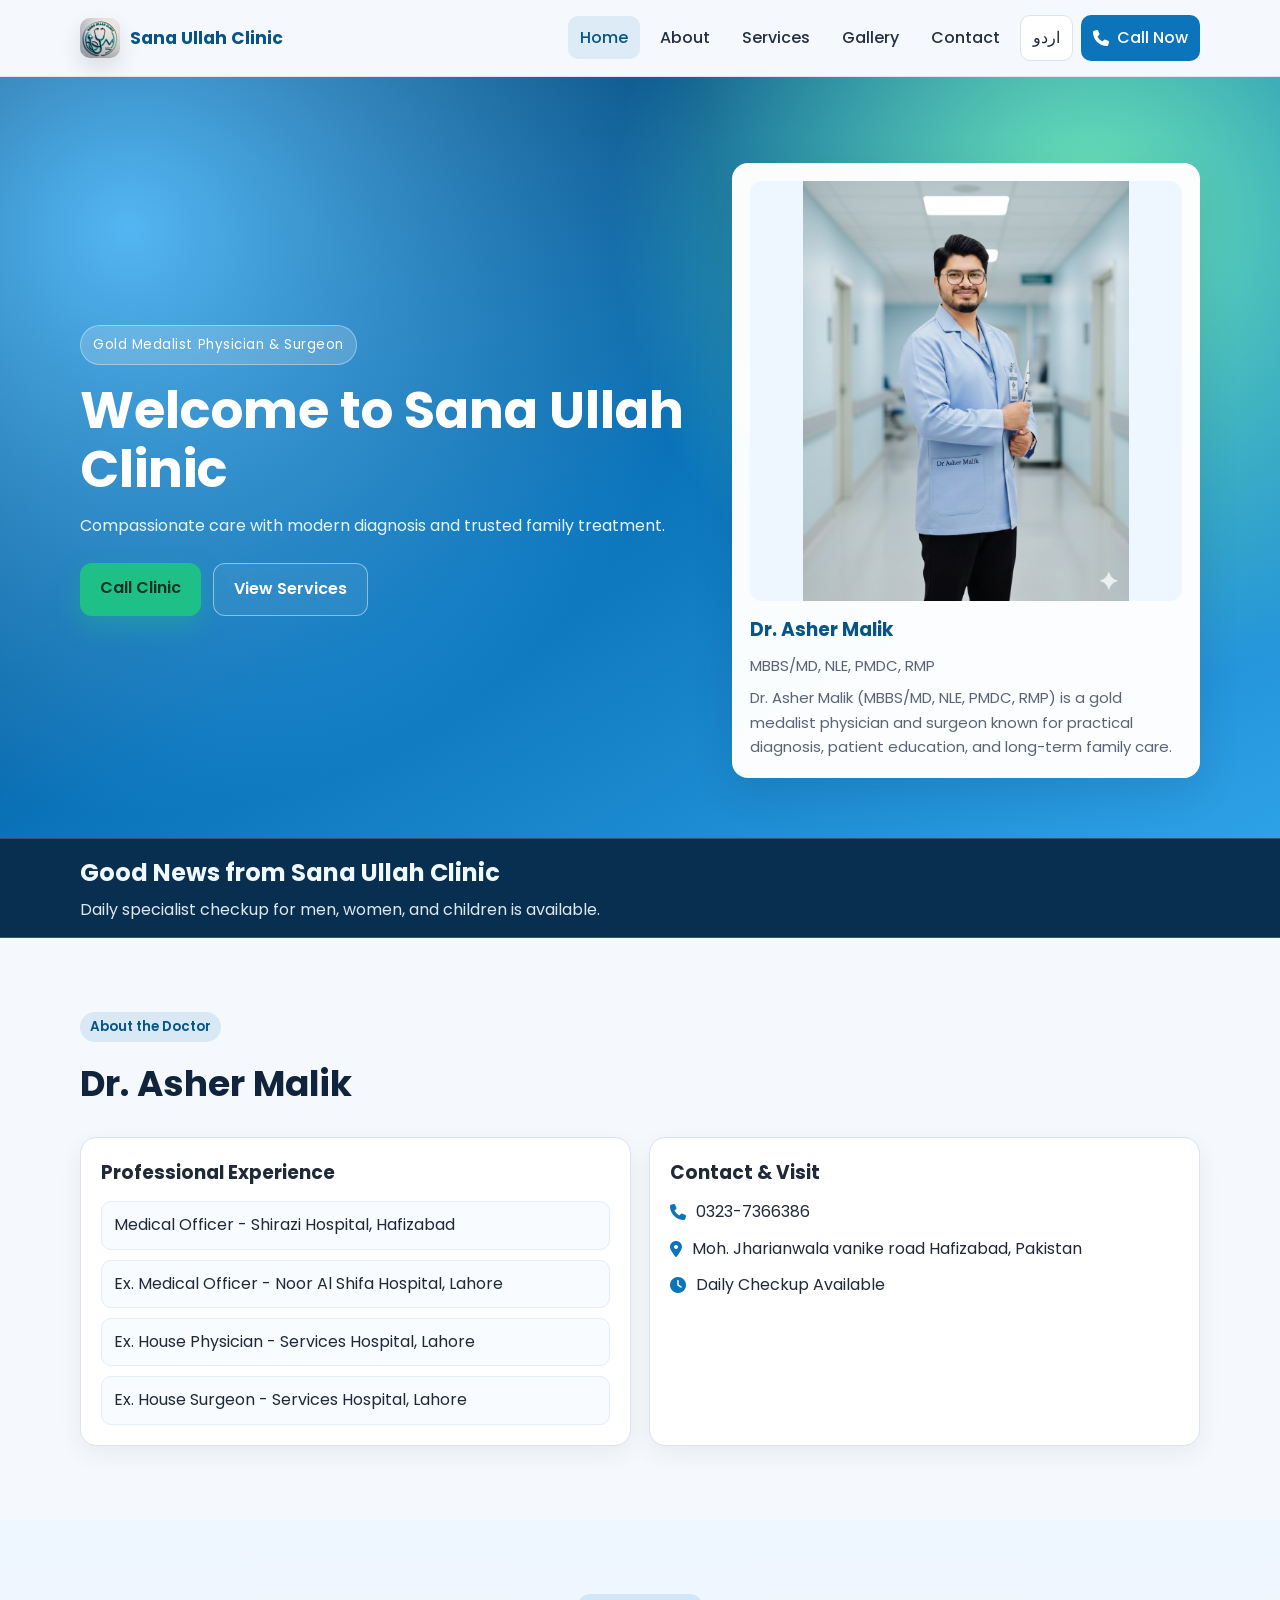
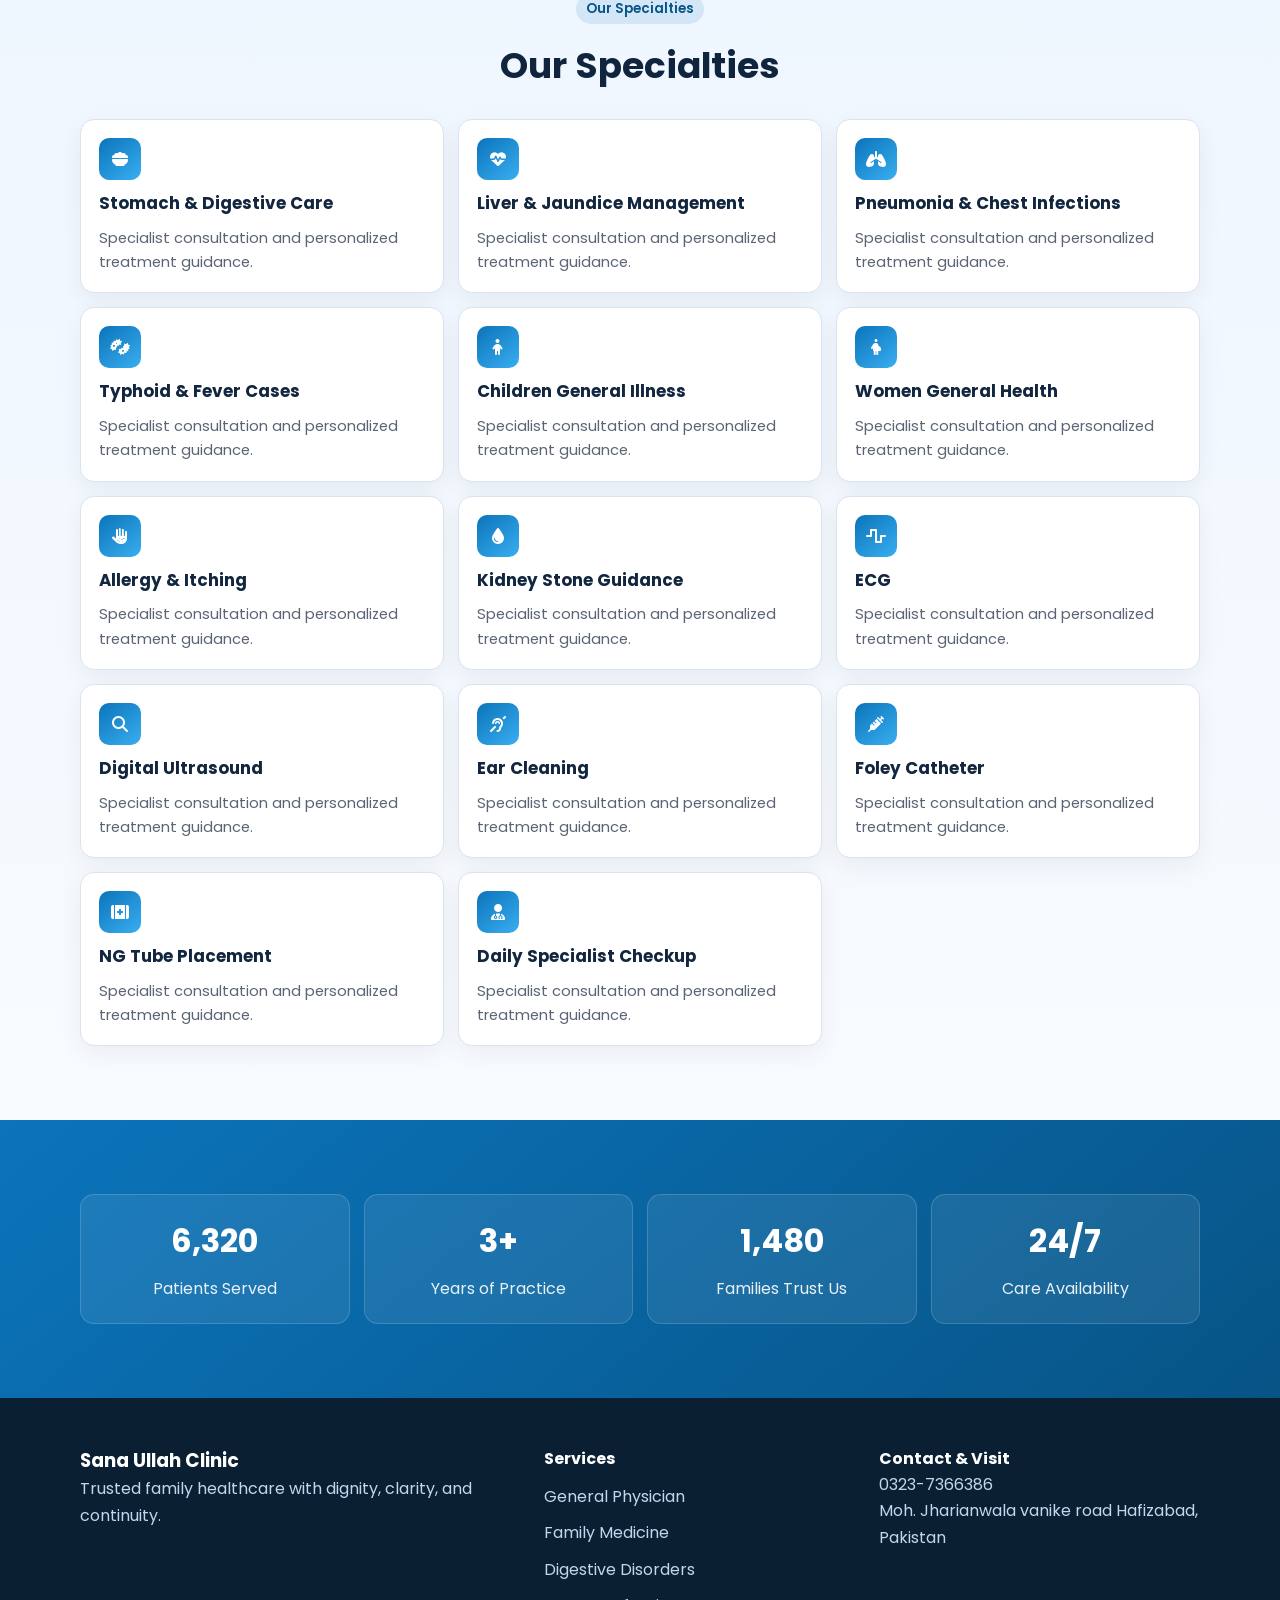
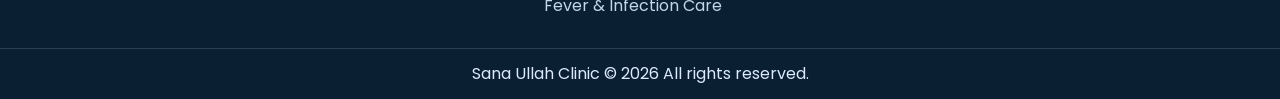
<file: index.html>
<!DOCTYPE html>
<html lang="en" dir="ltr">
<head>
  <meta charset="UTF-8">
  <meta name="viewport" content="width=device-width, initial-scale=1.0">
  <meta name="description" content="Sana Ullah Clinic provides daily specialist checkups for families in Hafizabad.">
  <title>Sana Ullah Clinic | Home</title>
  <link rel="preconnect" href="https://fonts.googleapis.com">
  <link rel="preconnect" href="https://fonts.gstatic.com" crossorigin>
  <link href="https://fonts.googleapis.com/css2?family=Noto+Nastaliq+Urdu:wght@500;600;700&family=Poppins:wght@300;400;500;600;700&display=swap" rel="stylesheet">
  <link rel="stylesheet" href="https://cdnjs.cloudflare.com/ajax/libs/font-awesome/6.7.2/css/all.min.css">
  <link rel="stylesheet" href="style.css">
</head>
<body data-page="index">
  <div class="page-transition" aria-hidden="true"></div>

  <header class="navbar-wrap">
    <nav class="navbar container" aria-label="Main Navigation">
      <a href="index.html" class="logo">
        <img src="assets/logo.jpg" alt="Sana Ullah Clinic logo" loading="eager" decoding="async">
        <span data-clinic-name>Sana Ullah Clinic</span>
      </a>

      <button class="menu-toggle" type="button" aria-label="Open menu" aria-expanded="false">
        <i class="fa-solid fa-bars"></i>
      </button>

      <ul class="nav-links">
        <li><a href="index.html" data-nav="index" data-i18n="navHome">Home</a></li>
        <li><a href="about.html" data-nav="about" data-i18n="navAbout">About</a></li>
        <li><a href="services.html" data-nav="services" data-i18n="navServices">Services</a></li>
        <li><a href="gallery.html" data-nav="gallery" data-i18n="navGallery">Gallery</a></li>
        <li><a href="contact.html" data-nav="contact" data-i18n="navContact">Contact</a></li>
        <li>
          <button class="lang-toggle" type="button" aria-label="Toggle language">اردو | EN</button>
        </li>
        <li>
          <a class="btn-nav call-link" href="tel:+923237366386">
            <i class="fa-solid fa-phone"></i>
            <span data-i18n="navCall">Call Now</span>
          </a>
        </li>
      </ul>
    </nav>
  </header>

  <main>
    <section class="hero">
      <div class="hero-bg" aria-hidden="true"></div>
      <div class="container hero-grid">
        <div class="hero-copy reveal">
          <span class="badge" data-i18n="heroBadge">Gold Medalist Physician & Surgeon</span>
          <h1 data-i18n="heroTitle">Welcome to Sana Ullah Clinic</h1>
          <p data-i18n="heroSubtitle">Compassionate care with modern diagnosis and trusted family treatment.</p>
          <div class="hero-actions">
            <a href="tel:+923237366386" class="btn btn-primary call-link" data-i18n="heroPrimaryCta">Call Clinic</a>
            <a href="services.html" class="btn btn-outline" data-i18n="heroSecondaryCta">View Services</a>
          </div>
        </div>
        <div class="hero-card reveal">
          <img src="assets/asher.png" alt="Dr. Asher Malik" loading="lazy">
          <h3 data-clinic-doctor>Dr. Asher Malik</h3>
          <p>MBBS/MD, NLE, PMDC, RMP</p>
          <p data-i18n="doctorBio">Dr. Asher Malik (MBBS/MD, NLE, PMDC, RMP) is a gold medalist physician and surgeon known for practical diagnosis, patient education, and long-term family care.</p>
        </div>
      </div>
    </section>

    <section class="announcement">
      <div class="container announcement-row">
        <h2 data-i18n="announceTitle">Good News from Sana Ullah Clinic</h2>
        <p data-i18n="announceText">Daily specialist checkup for men, women, and children is available.</p>
      </div>
    </section>

    <section class="section container reveal">
      <div class="section-head">
        <span class="section-kicker" data-i18n="sectionAbout">About the Doctor</span>
        <h2 data-clinic-doctor>Dr. Asher Malik</h2>
      </div>

      <div class="about-split">
        <article class="panel">
          <h3 data-i18n="experienceTitle">Professional Experience</h3>
          <ul class="clean-list">
            <li data-i18n="exp1">Ex. Medical Officer - Almeer Shirazi Hospital, Hafizabad</li>
            <li data-i18n="exp2">Ex. Medical Officer - Noor Al Shifa Hospital, Lahore</li>
            <li data-i18n="exp3">Ex. House Physician - Service Hospital, Lahore</li>
            <li data-i18n="exp4">Ex. House Surgeon - Service Hospital, Lahore</li>
          </ul>
        </article>

        <aside class="panel contact-mini">
          <h3 data-i18n="sectionContact">Contact & Visit</h3>
          <p><i class="fa-solid fa-phone"></i> <a class="call-link" href="tel:+923237366386" data-clinic-phone>0323-7366386</a></p>
          <p><i class="fa-solid fa-location-dot"></i> <a data-clinic-map data-clinic-address>Moh. Jharianwala vanike road Hafizabad, Pakistan</a></p>
          <p><i class="fa-solid fa-clock"></i> <span data-i18n="contactCardHoursValue">Daily Checkup Available</span></p>
        </aside>
      </div>
    </section>

    <section class="section section-alt reveal">
      <div class="container">
        <div class="section-head center">
          <span class="section-kicker" data-i18n="sectionServices">Our Specialties</span>
          <h2 data-i18n="sectionServices">Our Specialties</h2>
        </div>
        <div id="servicesGrid" class="card-grid stagger-parent"></div>
      </div>
    </section>

    <section class="section stats reveal">
      <div class="container stats-grid">
        <div class="stat-card">
          <h3 class="stat-number" data-target="25257">0</h3>
          <p data-i18n="statsPatients">Patients Served</p>
        </div>
        <div class="stat-card">
          <h3 class="stat-number" data-target="3" data-suffix="+">0</h3>
          <p data-i18n="statsYears">Years of Practice</p>
        </div>
        <div class="stat-card">
          <h3 class="stat-number" data-target="5878">0</h3>
          <p data-i18n="statsFamilies">Families Trust Us</p>
        </div>
        <div class="stat-card">
          <h3>24/7</h3>
          <p data-i18n="statsAvailability">Care Availability</p>
        </div>
      </div>
    </section>
  </main>

  <footer class="footer">
    <div class="container footer-grid">
      <div>
        <h3 data-clinic-name>Sana Ullah Clinic</h3>
        <p data-i18n="footerTagline">Trusted family healthcare with dignity, clarity, and continuity.</p>
      </div>
      <div>
        <h4 data-i18n="navServices">Services</h4>
        <ul class="clean-list small">
          <li>General Physician</li>
          <li>Family Medicine</li>
          <li>Digestive Disorders</li>
          <li>Fever & Infection Care</li>
        </ul>
      </div>
      <div>
        <h4 data-i18n="sectionContact">Contact & Visit</h4>
        <p><a class="call-link" href="tel:+923237366386" data-clinic-phone>0323-7366386</a></p>
        <p><a data-clinic-map data-clinic-address>Moh. Jharianwala vanike road Hafizabad, Pakistan</a></p>
      </div>
    </div>
    <div class="footer-bottom">
      <p>
        <span data-clinic-name>Sana Ullah Clinic</span> © <span id="currentYear"></span>
        <span data-i18n="footerRights">All rights reserved.</span>
      </p>
    </div>
  </footer>

  <button id="backToTop" class="back-to-top" aria-label="Back to top">
    <i class="fa-solid fa-chevron-up"></i>
  </button>

  <script src="content.js"></script>
  <script src="script.js"></script>
</body>
</html>
</file>
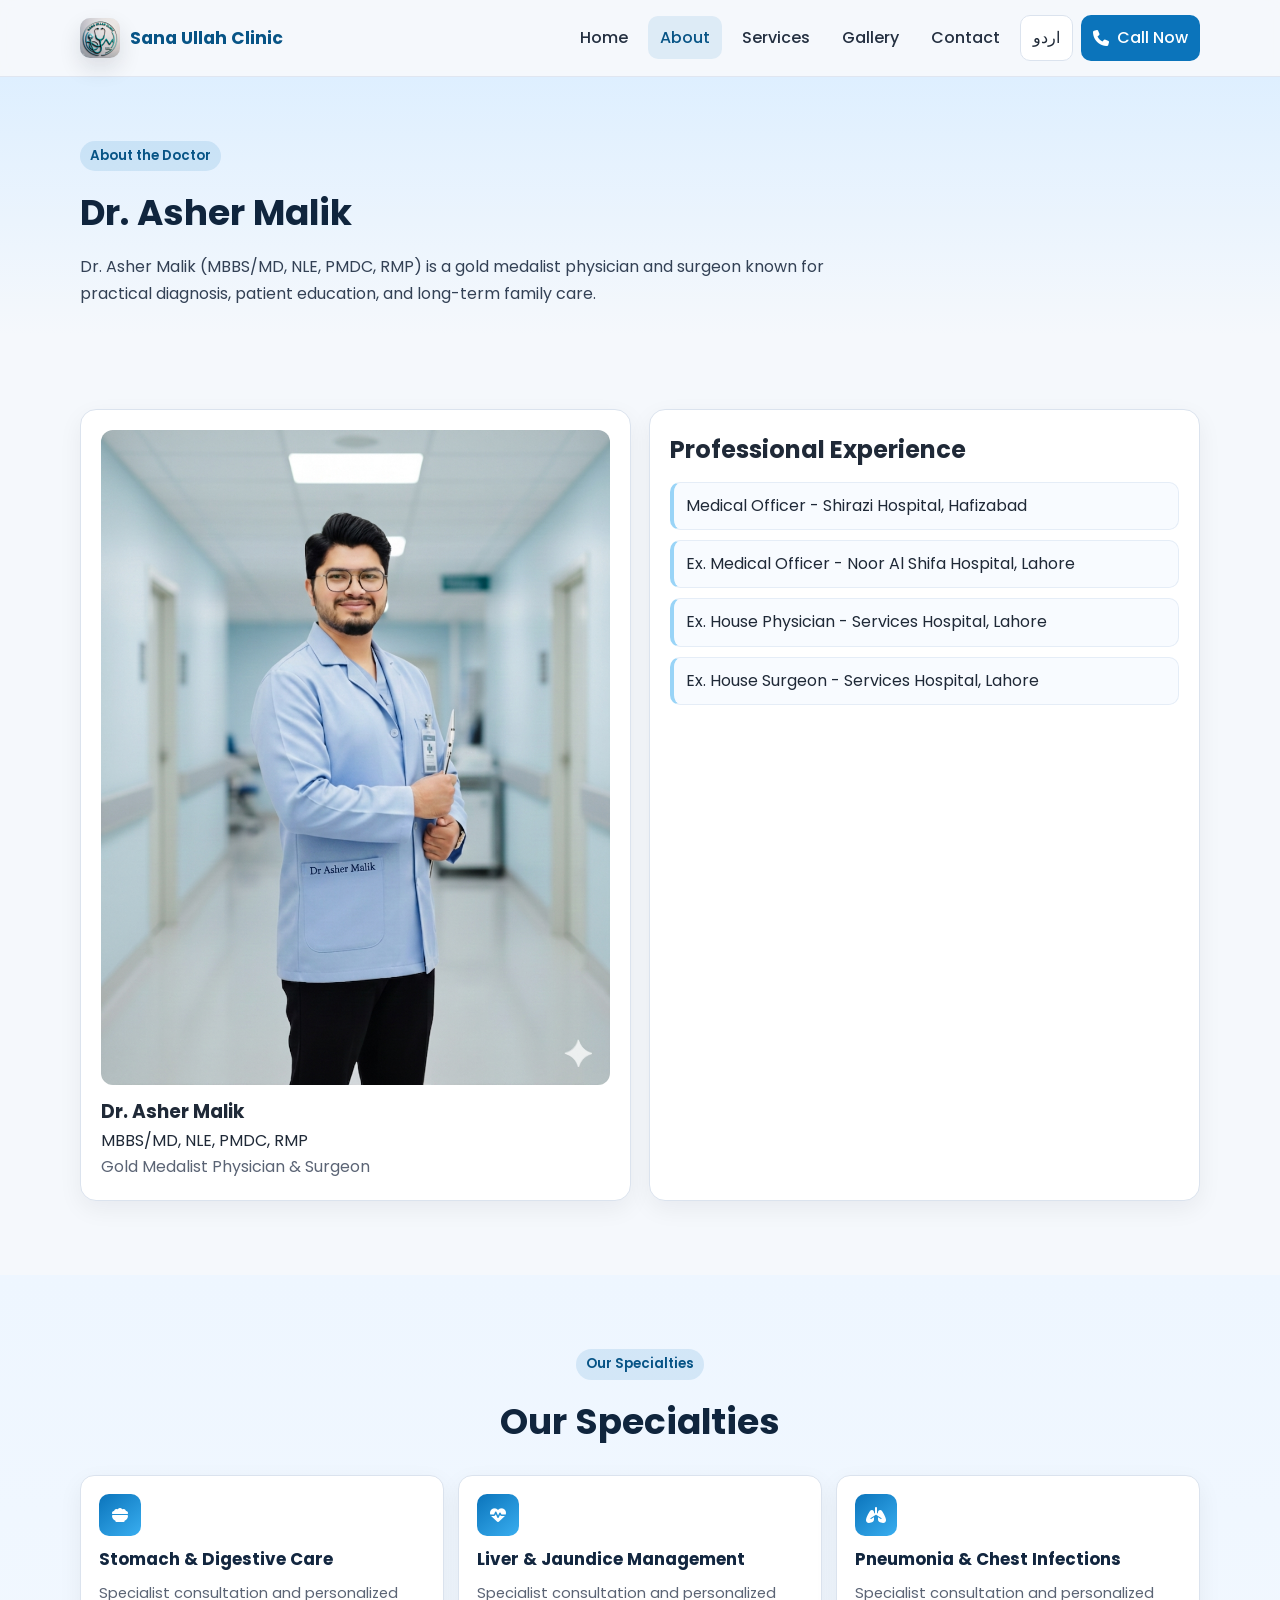
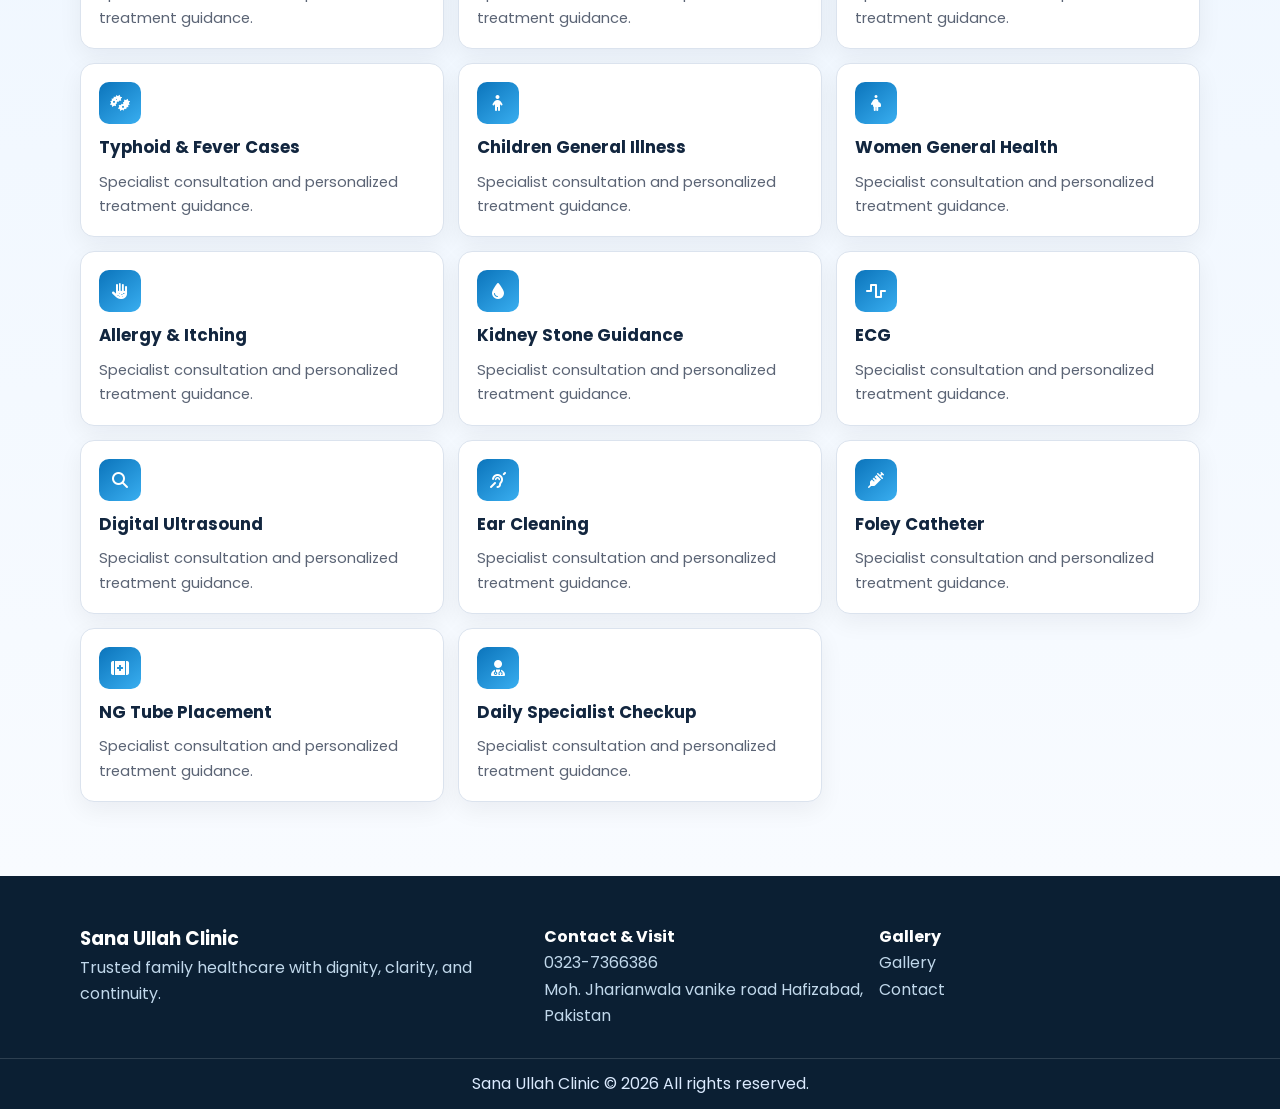
<file: about.html>
<!DOCTYPE html>
<html lang="en" dir="ltr">
<head>
  <meta charset="UTF-8">
  <meta name="viewport" content="width=device-width, initial-scale=1.0">
  <meta name="description" content="About Dr. Asher Malik and Sana Ullah Clinic professional profile.">
  <title>Sana Ullah Clinic | About</title>
  <link rel="preconnect" href="https://fonts.googleapis.com">
  <link rel="preconnect" href="https://fonts.gstatic.com" crossorigin>
  <link href="https://fonts.googleapis.com/css2?family=Noto+Nastaliq+Urdu:wght@500;600;700&family=Poppins:wght@300;400;500;600;700&display=swap" rel="stylesheet">
  <link rel="stylesheet" href="https://cdnjs.cloudflare.com/ajax/libs/font-awesome/6.7.2/css/all.min.css">
  <link rel="stylesheet" href="style.css">
</head>
<body data-page="about">
  <div class="page-transition" aria-hidden="true"></div>
  <header class="navbar-wrap">
    <nav class="navbar container" aria-label="Main Navigation">
      <a href="index.html" class="logo"><img src="assets/logo.jpg" alt="Sana Ullah Clinic logo" loading="eager" decoding="async"><span data-clinic-name>Sana Ullah Clinic</span></a>
      <button class="menu-toggle" type="button" aria-label="Open menu" aria-expanded="false"><i class="fa-solid fa-bars"></i></button>
      <ul class="nav-links">
        <li><a href="index.html" data-nav="index" data-i18n="navHome">Home</a></li>
        <li><a href="about.html" data-nav="about" data-i18n="navAbout">About</a></li>
        <li><a href="services.html" data-nav="services" data-i18n="navServices">Services</a></li>
        <li><a href="gallery.html" data-nav="gallery" data-i18n="navGallery">Gallery</a></li>
        <li><a href="contact.html" data-nav="contact" data-i18n="navContact">Contact</a></li>
        <li><button class="lang-toggle" type="button" aria-label="Toggle language">اردو | EN</button></li>
        <li><a class="btn-nav call-link" href="tel:+923237366386"><i class="fa-solid fa-phone"></i><span data-i18n="navCall">Call Now</span></a></li>
      </ul>
    </nav>
  </header>

  <main>
    <section class="sub-hero">
      <div class="container reveal">
        <span class="section-kicker" data-i18n="sectionAbout">About the Doctor</span>
        <h1 data-clinic-doctor>Dr. Asher Malik</h1>
        <p data-i18n="doctorBio">Dr. Asher Malik (MBBS/MD, NLE, PMDC, RMP) is a gold medalist physician and surgeon known for practical diagnosis, patient education, and long-term family care.</p>
      </div>
    </section>

    <section class="section container reveal">
      <div class="about-split about-full">
        <figure class="panel profile-panel">
          <img src="assets/asher.png" alt="Dr. Asher Malik" loading="lazy">
          <figcaption>
            <h3 data-clinic-doctor>Dr. Asher Malik</h3>
            <p>MBBS/MD, NLE, PMDC, RMP</p>
            <p class="muted" data-i18n="heroBadge">Gold Medalist Physician & Surgeon</p>
          </figcaption>
        </figure>
        <article class="panel">
          <h2 data-i18n="experienceTitle">Professional Experience</h2>
          <ul class="clean-list timeline">
            <li data-i18n="exp1">Ex. Medical Officer - Almeer Shirazi Hospital, Hafizabad</li>
            <li data-i18n="exp2">Ex. Medical Officer - Noor Al Shifa Hospital, Lahore</li>
            <li data-i18n="exp3">Ex. House Physician - Service Hospital, Lahore</li>
            <li data-i18n="exp4">Ex. House Surgeon - Service Hospital, Lahore</li>
          </ul>
        </article>
      </div>
    </section>

    <section class="section section-alt reveal">
      <div class="container">
        <div class="section-head center">
          <span class="section-kicker" data-i18n="sectionServices">Our Specialties</span>
          <h2 data-i18n="sectionServices">Our Specialties</h2>
        </div>
        <div id="servicesGrid" class="card-grid stagger-parent"></div>
      </div>
    </section>
  </main>

  <footer class="footer">
    <div class="container footer-grid">
      <div>
        <h3 data-clinic-name>Sana Ullah Clinic</h3>
        <p data-i18n="footerTagline">Trusted family healthcare with dignity, clarity, and continuity.</p>
      </div>
      <div>
        <h4 data-i18n="sectionContact">Contact & Visit</h4>
        <p><a class="call-link" href="tel:+923237366386" data-clinic-phone>0323-7366386</a></p>
        <p><a data-clinic-map data-clinic-address>Moh. Jharianwala vanike road Hafizabad, Pakistan</a></p>
      </div>
      <div>
        <h4 data-i18n="navGallery">Gallery</h4>
        <p><a href="gallery.html" data-i18n="navGallery">Gallery</a></p>
        <p><a href="contact.html" data-i18n="navContact">Contact</a></p>
      </div>
    </div>
    <div class="footer-bottom">
      <p><span data-clinic-name>Sana Ullah Clinic</span> © <span id="currentYear"></span> <span data-i18n="footerRights">All rights reserved.</span></p>
    </div>
  </footer>

  <button id="backToTop" class="back-to-top" aria-label="Back to top"><i class="fa-solid fa-chevron-up"></i></button>

  <script src="content.js"></script>
  <script src="script.js"></script>
</body>
</html>
</file>
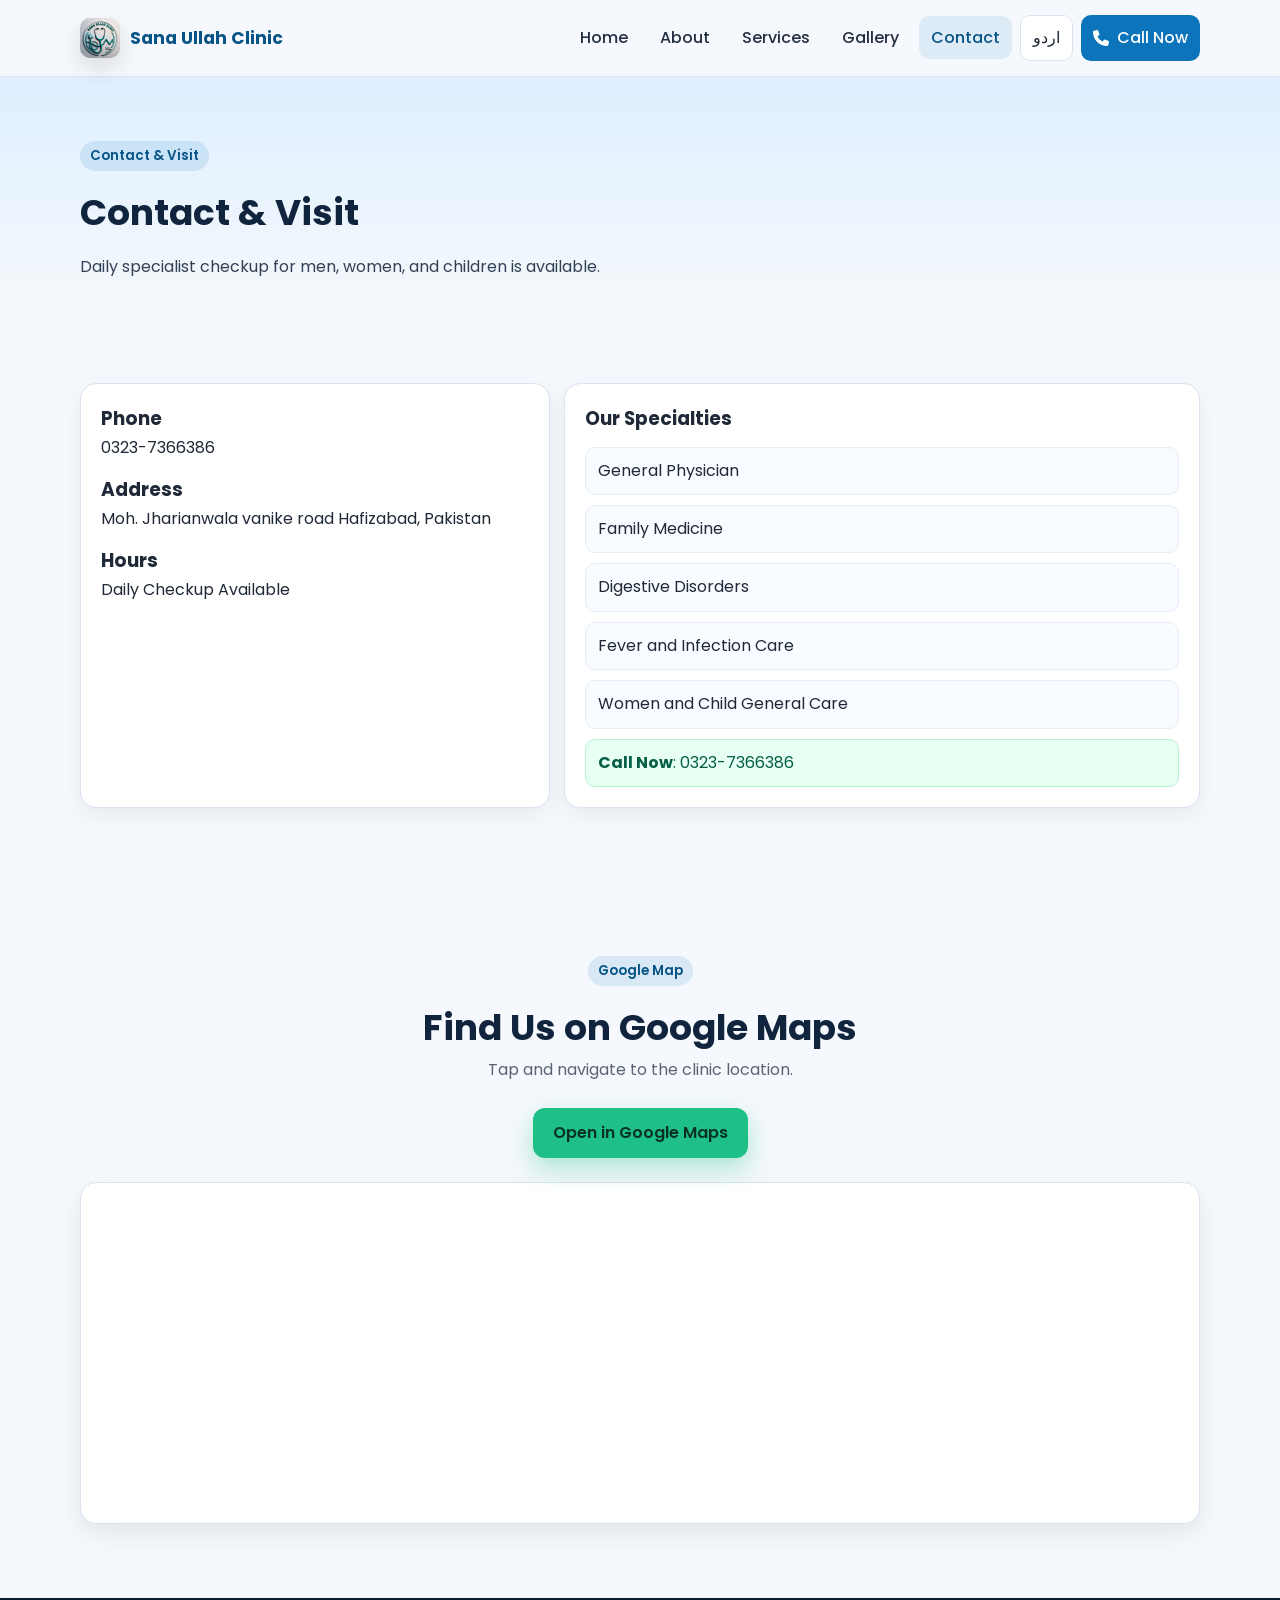
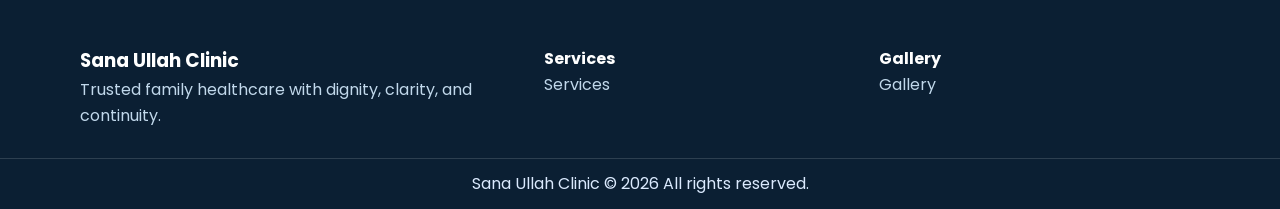
<file: contact.html>
<!DOCTYPE html>
<html lang="en" dir="ltr">
<head>
  <meta charset="UTF-8">
  <meta name="viewport" content="width=device-width, initial-scale=1.0">
  <meta name="description" content="Contact Sana Ullah Clinic for call and visit details.">
  <title>Sana Ullah Clinic | Contact</title>
  <link rel="preconnect" href="https://fonts.googleapis.com">
  <link rel="preconnect" href="https://fonts.gstatic.com" crossorigin>
  <link href="https://fonts.googleapis.com/css2?family=Noto+Nastaliq+Urdu:wght@500;600;700&family=Poppins:wght@300;400;500;600;700&display=swap" rel="stylesheet">
  <link rel="stylesheet" href="https://cdnjs.cloudflare.com/ajax/libs/font-awesome/6.7.2/css/all.min.css">
  <link rel="stylesheet" href="style.css">
</head>
<body data-page="contact">
  <div class="page-transition" aria-hidden="true"></div>
  <header class="navbar-wrap">
    <nav class="navbar container" aria-label="Main Navigation">
      <a href="index.html" class="logo"><img src="assets/logo.jpg" alt="Sana Ullah Clinic logo" loading="eager" decoding="async"><span data-clinic-name>Sana Ullah Clinic</span></a>
      <button class="menu-toggle" type="button" aria-label="Open menu" aria-expanded="false"><i class="fa-solid fa-bars"></i></button>
      <ul class="nav-links">
        <li><a href="index.html" data-nav="index" data-i18n="navHome">Home</a></li>
        <li><a href="about.html" data-nav="about" data-i18n="navAbout">About</a></li>
        <li><a href="services.html" data-nav="services" data-i18n="navServices">Services</a></li>
        <li><a href="gallery.html" data-nav="gallery" data-i18n="navGallery">Gallery</a></li>
        <li><a href="contact.html" data-nav="contact" data-i18n="navContact">Contact</a></li>
        <li><button class="lang-toggle" type="button" aria-label="Toggle language">اردو | EN</button></li>
        <li><a class="btn-nav call-link" href="tel:+923237366386"><i class="fa-solid fa-phone"></i><span data-i18n="navCall">Call Now</span></a></li>
      </ul>
    </nav>
  </header>

  <main>
    <section class="sub-hero">
      <div class="container reveal">
        <span class="section-kicker" data-i18n="sectionContact">Contact & Visit</span>
        <h1 data-i18n="sectionContact">Contact & Visit</h1>
        <p data-i18n="announceText">Daily specialist checkup for men, women, and children is available.</p>
      </div>
    </section>

    <section class="section container reveal">
      <div class="contact-grid">
        <article class="panel">
          <h3 data-i18n="contactCardPhone">Phone</h3>
          <p><a class="call-link" href="tel:+923237366386" data-clinic-phone>0323-7366386</a></p>

          <h3 data-i18n="contactCardAddress">Address</h3>
          <p><a data-clinic-map data-clinic-address>Moh. Jharianwala vanike road Hafizabad, Pakistan</a></p>

          <h3 data-i18n="contactCardHours">Hours</h3>
          <p data-i18n="contactCardHoursValue">Daily Checkup Available</p>
        </article>

        <article class="panel">
          <h3 data-i18n="sectionServices">Our Specialties</h3>
          <ul class="clean-list">
            <li>General Physician</li>
            <li>Family Medicine</li>
            <li>Digestive Disorders</li>
            <li>Fever and Infection Care</li>
            <li>Women and Child General Care</li>
          </ul>
          <p class="success">
            <strong data-i18n="navCall">Call Now</strong>:
            <a class="call-link" href="tel:+923237366386" data-clinic-phone>0323-7366386</a>
          </p>
        </article>
      </div>
    </section>

    <section class="section container reveal">
      <div class="section-head center">
        <span class="section-kicker">Google Map</span>
        <h2>Find Us on Google Maps</h2>
        <p class="muted">Tap and navigate to the clinic location.</p>
        <div class="hero-actions" style="justify-content:center">
          <a class="btn btn-primary" data-clinic-map>Open in Google Maps</a>
        </div>
      </div>

      <div class="map-panel">
        <iframe
          class="map-embed"
          title="Sana Ullah Clinic location map"
          loading="lazy"
          referrerpolicy="no-referrer-when-downgrade"
          allowfullscreen
          src="https://www.google.com/maps?q=Moh.%20Jharianwala%20vanike%20road%20Hafizabad%2C%20Pakistan&output=embed"></iframe>
      </div>
    </section>
  </main>

  <footer class="footer">
    <div class="container footer-grid">
      <div>
        <h3 data-clinic-name>Sana Ullah Clinic</h3>
        <p data-i18n="footerTagline">Trusted family healthcare with dignity, clarity, and continuity.</p>
      </div>
      <div>
        <h4 data-i18n="navServices">Services</h4>
        <p><a href="services.html" data-i18n="navServices">Services</a></p>
      </div>
      <div>
        <h4 data-i18n="navGallery">Gallery</h4>
        <p><a href="gallery.html" data-i18n="navGallery">Gallery</a></p>
      </div>
    </div>
    <div class="footer-bottom">
      <p><span data-clinic-name>Sana Ullah Clinic</span> © <span id="currentYear"></span> <span data-i18n="footerRights">All rights reserved.</span></p>
    </div>
  </footer>

  <button id="backToTop" class="back-to-top" aria-label="Back to top"><i class="fa-solid fa-chevron-up"></i></button>

  <script src="content.js"></script>
  <script src="script.js"></script>
</body>
</html>
</file>
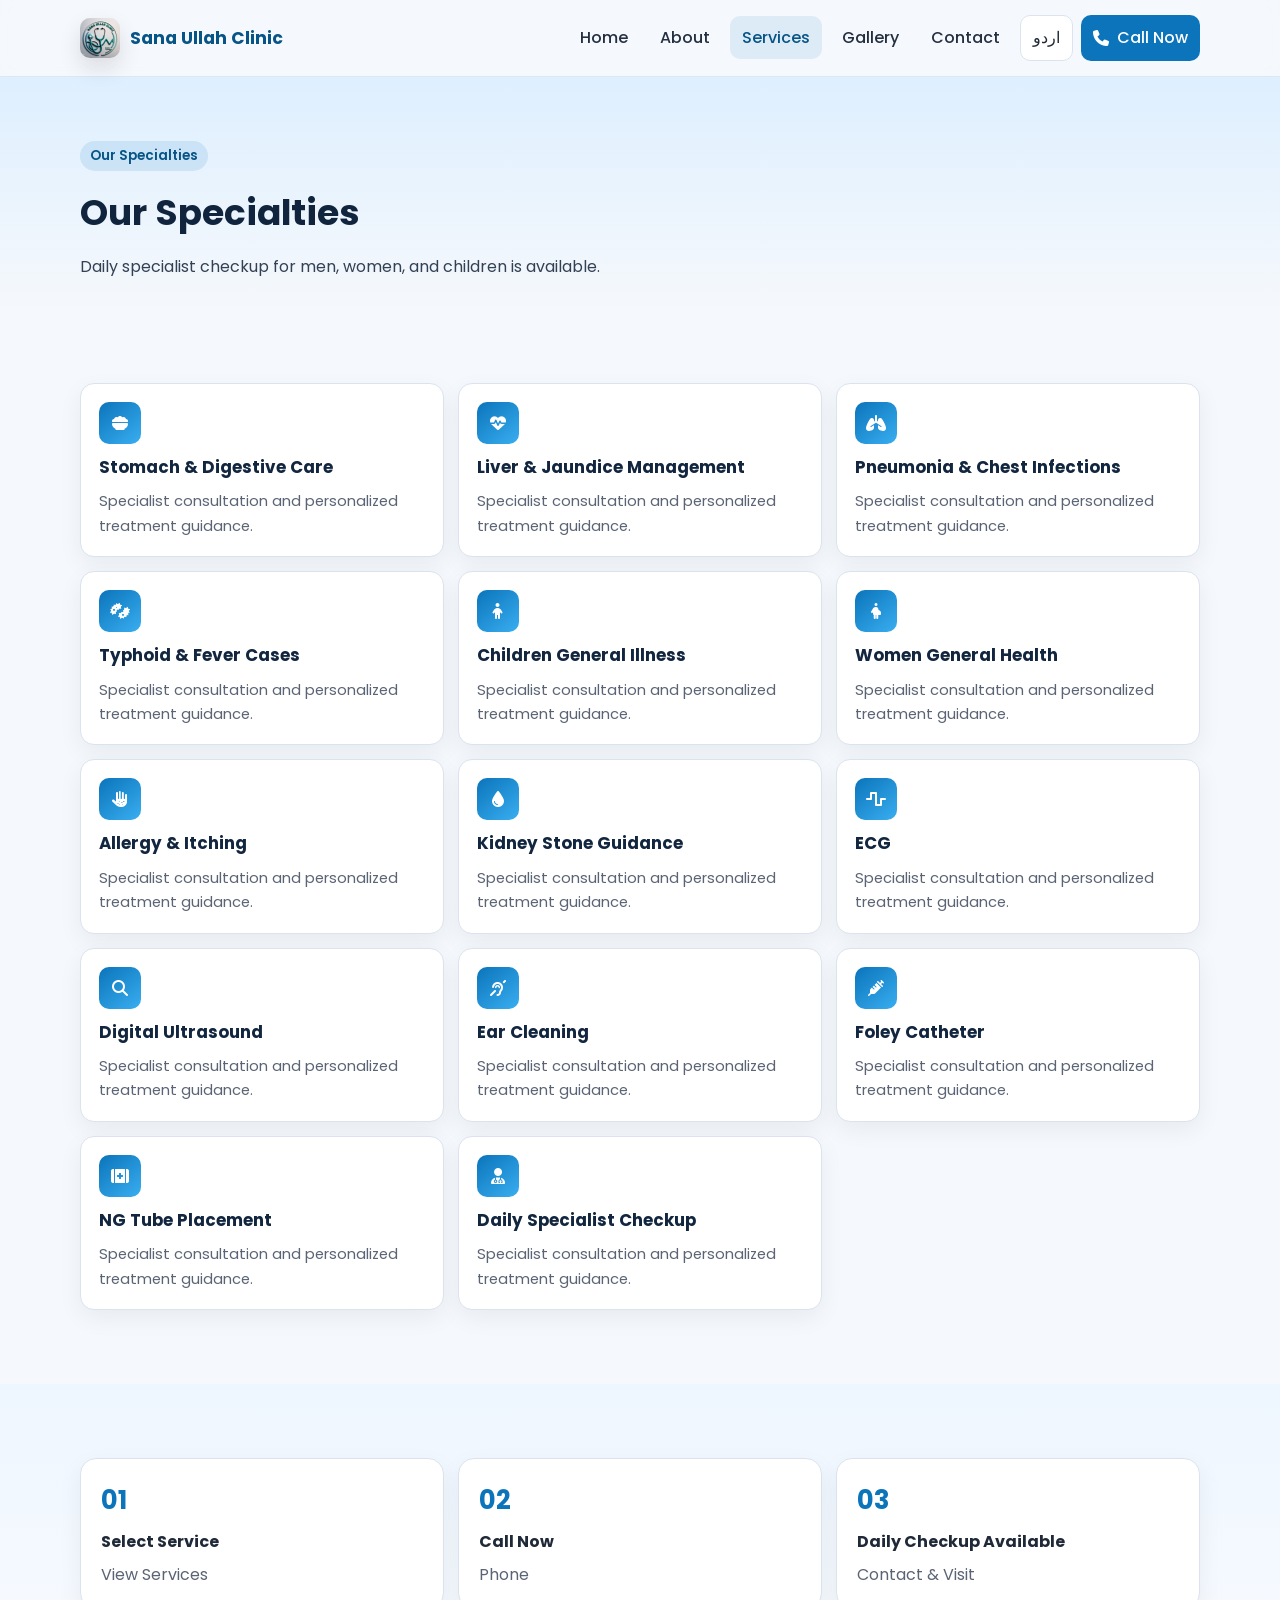
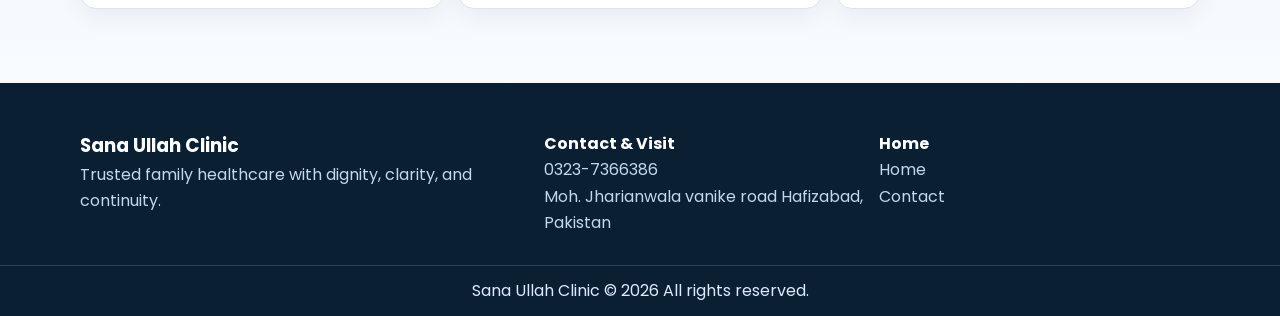
<file: services.html>
<!DOCTYPE html>
<html lang="en" dir="ltr">
<head>
  <meta charset="UTF-8">
  <meta name="viewport" content="width=device-width, initial-scale=1.0">
  <meta name="description" content="Services and specialties at Sana Ullah Clinic Hafizabad.">
  <title>Sana Ullah Clinic | Services</title>
  <link rel="preconnect" href="https://fonts.googleapis.com">
  <link rel="preconnect" href="https://fonts.gstatic.com" crossorigin>
  <link href="https://fonts.googleapis.com/css2?family=Noto+Nastaliq+Urdu:wght@500;600;700&family=Poppins:wght@300;400;500;600;700&display=swap" rel="stylesheet">
  <link rel="stylesheet" href="https://cdnjs.cloudflare.com/ajax/libs/font-awesome/6.7.2/css/all.min.css">
  <link rel="stylesheet" href="style.css">
</head>
<body data-page="services">
  <div class="page-transition" aria-hidden="true"></div>
  <header class="navbar-wrap">
    <nav class="navbar container" aria-label="Main Navigation">
      <a href="index.html" class="logo"><img src="assets/logo.jpg" alt="Sana Ullah Clinic logo" loading="eager" decoding="async"><span data-clinic-name>Sana Ullah Clinic</span></a>
      <button class="menu-toggle" type="button" aria-label="Open menu" aria-expanded="false"><i class="fa-solid fa-bars"></i></button>
      <ul class="nav-links">
        <li><a href="index.html" data-nav="index" data-i18n="navHome">Home</a></li>
        <li><a href="about.html" data-nav="about" data-i18n="navAbout">About</a></li>
        <li><a href="services.html" data-nav="services" data-i18n="navServices">Services</a></li>
        <li><a href="gallery.html" data-nav="gallery" data-i18n="navGallery">Gallery</a></li>
        <li><a href="contact.html" data-nav="contact" data-i18n="navContact">Contact</a></li>
        <li><button class="lang-toggle" type="button" aria-label="Toggle language">اردو | EN</button></li>
        <li><a class="btn-nav call-link" href="tel:+923237366386"><i class="fa-solid fa-phone"></i><span data-i18n="navCall">Call Now</span></a></li>
      </ul>
    </nav>
  </header>

  <main>
    <section class="sub-hero">
      <div class="container reveal">
        <span class="section-kicker" data-i18n="sectionServices">Our Specialties</span>
        <h1 data-i18n="sectionServices">Our Specialties</h1>
        <p data-i18n="announceText">Daily specialist checkup for men, women, and children is available.</p>
      </div>
    </section>

    <section class="section container reveal">
      <div id="servicesGrid" class="card-grid stagger-parent"></div>
    </section>

    <section class="section section-alt reveal">
      <div class="container process-grid">
        <article class="panel">
          <h3>01</h3>
          <h4 data-i18n="formService">Select Service</h4>
          <p data-i18n="heroSecondaryCta">View Services</p>
        </article>
        <article class="panel">
          <h3>02</h3>
          <h4 data-i18n="navCall">Call Now</h4>
          <p data-i18n="contactCardPhone">Phone</p>
        </article>
        <article class="panel">
          <h3>03</h3>
          <h4 data-i18n="contactCardHoursValue">Daily Checkup Available</h4>
          <p data-i18n="sectionContact">Contact & Visit</p>
        </article>
      </div>
    </section>
  </main>

  <footer class="footer">
    <div class="container footer-grid">
      <div>
        <h3 data-clinic-name>Sana Ullah Clinic</h3>
        <p data-i18n="footerTagline">Trusted family healthcare with dignity, clarity, and continuity.</p>
      </div>
      <div>
        <h4 data-i18n="sectionContact">Contact & Visit</h4>
        <p><a class="call-link" href="tel:+923237366386" data-clinic-phone>0323-7366386</a></p>
        <p><a data-clinic-map data-clinic-address>Moh. Jharianwala vanike road Hafizabad, Pakistan</a></p>
      </div>
      <div>
        <h4 data-i18n="navHome">Home</h4>
        <p><a href="index.html" data-i18n="navHome">Home</a></p>
        <p><a href="contact.html" data-i18n="navContact">Contact</a></p>
      </div>
    </div>
    <div class="footer-bottom">
      <p><span data-clinic-name>Sana Ullah Clinic</span> © <span id="currentYear"></span> <span data-i18n="footerRights">All rights reserved.</span></p>
    </div>
  </footer>

  <button id="backToTop" class="back-to-top" aria-label="Back to top"><i class="fa-solid fa-chevron-up"></i></button>

  <script src="content.js"></script>
  <script src="script.js"></script>
</body>
</html>
</file>
<file: style.css>
:root {
  --bg: #f5f8fc;
  --surface: #ffffff;
  --text: #1f2937;
  --muted: #5b6475;
  --brand: #0b74bb;
  --brand-dark: #075486;
  --accent: #1fc087;
  --line: #dbe3ee;
  --shadow: 0 14px 40px rgba(15, 23, 42, 0.12);
  --radius: 16px;
  --ease: 0.32s ease;
}

* {
  box-sizing: border-box;
  margin: 0;
  padding: 0;
}

html {
  scroll-behavior: smooth;
}

body {
  font-family: "Poppins", sans-serif;
  color: var(--text);
  background: var(--bg);
  line-height: 1.65;
  overflow-x: hidden;
}

body.lang-ur {
  font-family: "Noto Nastaliq Urdu", serif;
}

a {
  color: inherit;
  text-decoration: none;
}

img {
  max-width: 100%;
  height: auto;
  display: block;
}

.container {
  width: min(1120px, 92%);
  margin: 0 auto;
}

.page-transition {
  position: fixed;
  inset: 0;
  background: linear-gradient(130deg, #0b74bb, #1fc087);
  z-index: 2000;
  opacity: 0;
  pointer-events: none;
  transition: opacity var(--ease);
}

.page-transition.active {
  opacity: 0.14;
}

.navbar-wrap {
  position: sticky;
  top: 0;
  z-index: 1000;
  backdrop-filter: blur(10px);
  background: rgba(245, 248, 252, 0.8);
  border-bottom: 1px solid rgba(219, 227, 238, 0.8);
}

.navbar {
  min-height: 76px;
  display: flex;
  align-items: center;
  justify-content: space-between;
  gap: 18px;
}

.logo {
  display: inline-flex;
  align-items: center;
  gap: 10px;
  color: var(--brand-dark);
  font-weight: 700;
  font-size: 1.08rem;
}

.logo img {
  width: 40px;
  height: 40px;
  object-fit: contain;
  border-radius: 10px;
  background: rgba(11, 116, 187, 0.08);
  box-shadow: 0 10px 22px rgba(15, 23, 42, 0.12);
}

.nav-links {
  list-style: none;
  display: flex;
  align-items: center;
  gap: 8px;
}

.nav-links a {
  padding: 10px 12px;
  border-radius: 10px;
  transition: all var(--ease);
  font-weight: 500;
  color: #243041;
}

.nav-links a.active,
.nav-links a:hover {
  background: rgba(11, 116, 187, 0.1);
  color: var(--brand-dark);
}

.lang-toggle {
  border: 1px solid var(--line);
  background: var(--surface);
  color: var(--text);
  padding: 9px 12px;
  border-radius: 10px;
  cursor: pointer;
  font: inherit;
  transition: all var(--ease);
}

.lang-toggle:hover {
  border-color: var(--brand);
}

.btn-nav {
  background: var(--brand) !important;
  color: #fff !important;
  display: inline-flex;
  align-items: center;
  gap: 8px;
}

.btn-nav:hover {
  background: var(--brand-dark) !important;
}

.menu-toggle {
  display: none;
  border: 0;
  background: transparent;
  font-size: 1.4rem;
  cursor: pointer;
  color: var(--brand-dark);
  touch-action: manipulation;
  -webkit-tap-highlight-color: transparent;
  pointer-events: auto;
}

.hero {
  position: relative;
  isolation: isolate;
  padding: 86px 0 60px;
  overflow: clip;
}

.hero-bg {
  position: absolute;
  inset: 0;
  z-index: -1;
  background: radial-gradient(circle at 10% 20%, #53b6f2 0%, rgba(83, 182, 242, 0) 45%),
    radial-gradient(circle at 85% 18%, #6ee7b7 0%, rgba(110, 231, 183, 0) 38%),
    linear-gradient(150deg, #08355b 0%, #0b74bb 52%, #2ea2e7 100%);
}

.hero-grid {
  display: grid;
  grid-template-columns: 1.2fr 0.9fr;
  gap: 28px;
  align-items: center;
}

.badge {
  display: inline-block;
  font-size: 0.84rem;
  letter-spacing: 0.04em;
  background: rgba(255, 255, 255, 0.18);
  color: #fff;
  border: 1px solid rgba(255, 255, 255, 0.35);
  padding: 8px 12px;
  border-radius: 999px;
}

.hero-copy h1 {
  margin-top: 16px;
  font-size: clamp(1.95rem, 4vw, 3.2rem);
  line-height: 1.15;
  color: #fff;
}

.hero-copy p {
  margin-top: 14px;
  color: #e6f4ff;
  max-width: 62ch;
}

.hero-actions {
  margin-top: 24px;
  display: flex;
  flex-wrap: wrap;
  gap: 12px;
}

.btn {
  border: 0;
  border-radius: 12px;
  padding: 12px 20px;
  font: inherit;
  font-weight: 600;
  cursor: pointer;
  transition: transform var(--ease), box-shadow var(--ease), background var(--ease);
}

.btn:hover {
  transform: translateY(-2px);
}

.btn-primary {
  background: var(--accent);
  color: #093223;
  box-shadow: 0 10px 24px rgba(31, 192, 135, 0.35);
}

.btn-outline {
  border: 1px solid rgba(255, 255, 255, 0.45);
  color: #fff;
  background: rgba(255, 255, 255, 0.06);
}

.hero-card {
  background: rgba(255, 255, 255, 0.98);
  border-radius: var(--radius);
  padding: 18px;
  box-shadow: var(--shadow);
}

.hero-card img {
  border-radius: 12px;
  max-height: 420px;
  width: 100%;
  object-fit: contain;
  background: #eef6ff;
}

.hero-card h3 {
  margin-top: 14px;
  color: var(--brand-dark);
}

.hero-card p {
  margin-top: 8px;
  color: var(--muted);
  font-size: 0.93rem;
}

.announcement {
  background: #082f4f;
  color: #f0f9ff;
  border-top: 1px solid rgba(255, 255, 255, 0.18);
  border-bottom: 1px solid rgba(255, 255, 255, 0.18);
}

.announcement-row {
  padding: 14px 0;
  display: grid;
  gap: 4px;
}

.announcement h2 {
  font-size: clamp(1.1rem, 2.6vw, 1.5rem);
}

.announcement p {
  opacity: 0.92;
}

.section {
  padding: 74px 0;
}

.section-alt {
  background: linear-gradient(180deg, #eef6ff 0%, #f8fbff 100%);
}

.section-head {
  margin-bottom: 24px;
}

.section-head.center {
  text-align: center;
}

.section-kicker {
  display: inline-block;
  padding: 4px 10px;
  border-radius: 999px;
  background: rgba(11, 116, 187, 0.12);
  color: var(--brand-dark);
  font-size: 0.84rem;
  font-weight: 600;
}

.section-head h2,
.sub-hero h1 {
  margin-top: 12px;
  font-size: clamp(1.6rem, 2.8vw, 2.35rem);
  color: #10253d;
}

.sub-hero {
  padding: 64px 0 28px;
  background: linear-gradient(180deg, #deefff, transparent);
}

.sub-hero p {
  margin-top: 12px;
  max-width: 76ch;
  color: #334155;
}

.about-split {
  display: grid;
  grid-template-columns: 1fr 1fr;
  gap: 18px;
}

.panel {
  background: var(--surface);
  border: 1px solid var(--line);
  border-radius: var(--radius);
  padding: 20px;
  box-shadow: 0 8px 24px rgba(15, 23, 42, 0.06);
}

.profile-panel img {
  border-radius: 12px;
}

.profile-panel figcaption {
  margin-top: 12px;
}

.muted {
  color: var(--muted);
}

.clean-list {
  list-style: none;
  display: grid;
  gap: 10px;
  margin-top: 12px;
}

.clean-list li {
  background: #f8fbff;
  border: 1px solid #e5edf7;
  border-radius: 10px;
  padding: 10px 12px;
}

.clean-list.small li {
  padding: 0;
  border: 0;
  background: transparent;
}

.timeline li {
  border-left: 4px solid #99d4f7;
}

.contact-mini p {
  margin-top: 10px;
  display: flex;
  align-items: flex-start;
  gap: 10px;
}

.contact-mini i {
  color: var(--brand);
  margin-top: 5px;
}

.card-grid {
  display: grid;
  grid-template-columns: repeat(3, minmax(0, 1fr));
  gap: 14px;
}

.service-card {
  border-radius: 14px;
  background: var(--surface);
  border: 1px solid var(--line);
  padding: 18px;
  transition: transform var(--ease), box-shadow var(--ease);
  box-shadow: 0 8px 24px rgba(15, 23, 42, 0.06);
}

.service-card:hover {
  transform: translateY(-6px);
  box-shadow: 0 16px 30px rgba(15, 23, 42, 0.12);
}

.service-icon {
  width: 42px;
  height: 42px;
  border-radius: 10px;
  display: grid;
  place-items: center;
  background: linear-gradient(140deg, #0b74bb, #39aef0);
  color: #fff;
  margin-bottom: 10px;
}

.service-card h3 {
  font-size: 1.05rem;
  color: #12263f;
}

.service-card p {
  margin-top: 8px;
  color: var(--muted);
  font-size: 0.92rem;
}

.stats {
  background: linear-gradient(140deg, #0b74bb 0%, #075486 100%);
}

.stats-grid {
  display: grid;
  grid-template-columns: repeat(4, minmax(0, 1fr));
  gap: 14px;
}

.stat-card {
  color: #fff;
  text-align: center;
  background: rgba(255, 255, 255, 0.08);
  border: 1px solid rgba(255, 255, 255, 0.16);
  border-radius: 14px;
  padding: 20px;
}

.stat-card h3 {
  font-size: clamp(1.4rem, 3.5vw, 2rem);
}

.stat-card p {
  opacity: 0.9;
  margin-top: 8px;
}

.process-grid {
  display: grid;
  grid-template-columns: repeat(3, minmax(0, 1fr));
  gap: 14px;
}

.process-grid .panel h3 {
  color: var(--brand);
  font-size: 1.6rem;
}

.process-grid .panel h4 {
  margin-top: 8px;
}

.process-grid .panel p {
  margin-top: 6px;
  color: var(--muted);
}

.gallery-grid {
  display: grid;
  grid-template-columns: repeat(2, minmax(0, 1fr));
  gap: 14px;
}

.gallery-item {
  position: relative;
  border-radius: 14px;
  overflow: hidden;
  border: 1px solid var(--line);
  min-height: 220px;
  background: #dceefe;
  cursor: zoom-in;
}

.gallery-item img {
  width: 100%;
  height: 100%;
  object-fit: cover;
  transition: transform 0.45s ease;
}

.gallery-item:hover img {
  transform: scale(1.05);
}

.gallery-item span {
  position: absolute;
  inset-inline-start: 10px;
  inset-block-end: 10px;
  background: rgba(3, 17, 29, 0.6);
  color: #fff;
  padding: 4px 10px;
  border-radius: 999px;
  font-size: 0.82rem;
}

.lightbox {
  position: fixed;
  inset: 0;
  background: rgba(2, 11, 22, 0.88);
  display: grid;
  place-items: center;
  opacity: 0;
  pointer-events: none;
  transition: opacity var(--ease);
  z-index: 1800;
}

.lightbox.active {
  opacity: 1;
  pointer-events: auto;
}

.lightbox img {
  max-width: min(900px, 90vw);
  max-height: 80vh;
  border-radius: 12px;
}

.lightbox-close {
  position: absolute;
  top: 20px;
  right: 20px;
  border: 0;
  background: rgba(255, 255, 255, 0.18);
  color: #fff;
  width: 40px;
  height: 40px;
  border-radius: 999px;
  font-size: 1.2rem;
  cursor: pointer;
}

.contact-grid {
  display: grid;
  grid-template-columns: 0.85fr 1.15fr;
  gap: 14px;
}

.contact-grid .panel h3 + p {
  margin-bottom: 14px;
}

.map-panel {
  margin-top: 16px;
  border-radius: var(--radius);
  overflow: hidden;
  border: 1px solid var(--line);
  box-shadow: 0 10px 26px rgba(15, 23, 42, 0.08);
  background: var(--surface);
}

.map-embed {
  width: 100%;
  aspect-ratio: 16 / 6;
  max-height: 340px;
  border: 0;
  display: block;
}

.contact-grid input:focus,
.contact-grid select:focus,
.contact-grid textarea:focus,
.lang-toggle:focus,
.menu-toggle:focus,
.btn:focus,
.nav-links a:focus,
.back-to-top:focus {
  outline: 3px solid rgba(11, 116, 187, 0.3);
  outline-offset: 2px;
}

.success {
  margin-top: 10px;
  padding: 10px 12px;
  border-radius: 10px;
  background: #e8fff4;
  color: #065f46;
  border: 1px solid #b6f1d2;
}

.hidden {
  display: none;
}

.footer {
  background: #0b1f33;
  color: #dbeafe;
  padding-top: 48px;
}

.footer-grid {
  display: grid;
  grid-template-columns: 1.4fr 1fr 1fr;
  gap: 14px;
  padding-bottom: 28px;
}

.footer-grid h3,
.footer-grid h4 {
  color: #fff;
}

.footer-grid p,
.footer-grid li,
.footer-grid a {
  color: #c1d8eb;
}

.footer-bottom {
  border-top: 1px solid rgba(255, 255, 255, 0.14);
  padding: 12px 0;
  text-align: center;
}

.back-to-top {
  position: fixed;
  right: 20px;
  bottom: 20px;
  width: 44px;
  height: 44px;
  border-radius: 999px;
  border: 0;
  background: var(--brand);
  color: #fff;
  display: grid;
  place-items: center;
  cursor: pointer;
  box-shadow: var(--shadow);
  opacity: 0;
  transform: translateY(10px);
  pointer-events: none;
  transition: all var(--ease);
  z-index: 1400;
}

.back-to-top.visible {
  opacity: 1;
  transform: translateY(0);
  pointer-events: auto;
}

.reveal {
  opacity: 0;
  transform: translateY(24px);
  transition: opacity 0.7s ease, transform 0.7s ease;
}

.reveal.revealed,
.stagger-item.revealed {
  opacity: 1;
  transform: translateY(0);
}

.stagger-item {
  opacity: 0;
  transform: translateY(20px);
  transition: opacity 0.55s ease, transform 0.55s ease;
}

[data-dir="rtl"] body,
html[dir="rtl"] body {
  text-align: right;
}

html[dir="rtl"] .hero-actions,
html[dir="rtl"] .contact-mini p {
  flex-direction: row-reverse;
}

html[dir="rtl"] .timeline li {
  border-left: 0;
  border-right: 4px solid #99d4f7;
}

@media (min-width: 981px) {
  html[dir="rtl"] .nav-links {
    flex-direction: row-reverse;
  }
}

@media (max-width: 980px) {
  .menu-toggle {
    display: inline-block;
    position: relative;
    z-index: 1700;
  }

  .nav-links {
    position: fixed;
    top: 76px;
    right: 0;
    left: auto;
    width: min(300px, 80vw);
    height: calc(100vh - 76px);
    background: var(--surface);
    border-left: 1px solid var(--line);
    border-right: 0;
    box-shadow: var(--shadow);
    flex-direction: column;
    align-items: stretch;
    padding: 14px;
    transform: translateX(110%);
    transition: transform var(--ease);
    z-index: 1650;
  }

  .nav-links.active {
    transform: translateX(0);
  }

  html[dir="rtl"] .nav-links {
    left: 0;
    right: auto;
    transform: translateX(-110%);
    flex-direction: column;
    border-left: 0;
    border-right: 1px solid var(--line);
  }

  html[dir="rtl"] .nav-links.active {
    transform: translateX(0);
  }

  .hero-grid,
  .about-split,
  .contact-grid {
    grid-template-columns: 1fr;
  }

  .card-grid {
    grid-template-columns: repeat(2, minmax(0, 1fr));
  }

  .stats-grid,
  .process-grid,
  .footer-grid {
    grid-template-columns: repeat(2, minmax(0, 1fr));
  }
}

@media (max-width: 640px) {
  .hero {
    padding-top: 54px;
  }

  .card-grid,
  .stats-grid,
  .process-grid,
  .gallery-grid,
  .footer-grid {
    grid-template-columns: 1fr;
  }

  .section {
    padding: 58px 0;
  }
}

@media (prefers-reduced-motion: reduce) {
  *, *::before, *::after {
    animation-duration: 0.01ms !important;
    animation-iteration-count: 1 !important;
    transition-duration: 0.01ms !important;
    scroll-behavior: auto !important;
  }

  .reveal,
  .stagger-item {
    opacity: 1;
    transform: none;
  }
}
</file>
